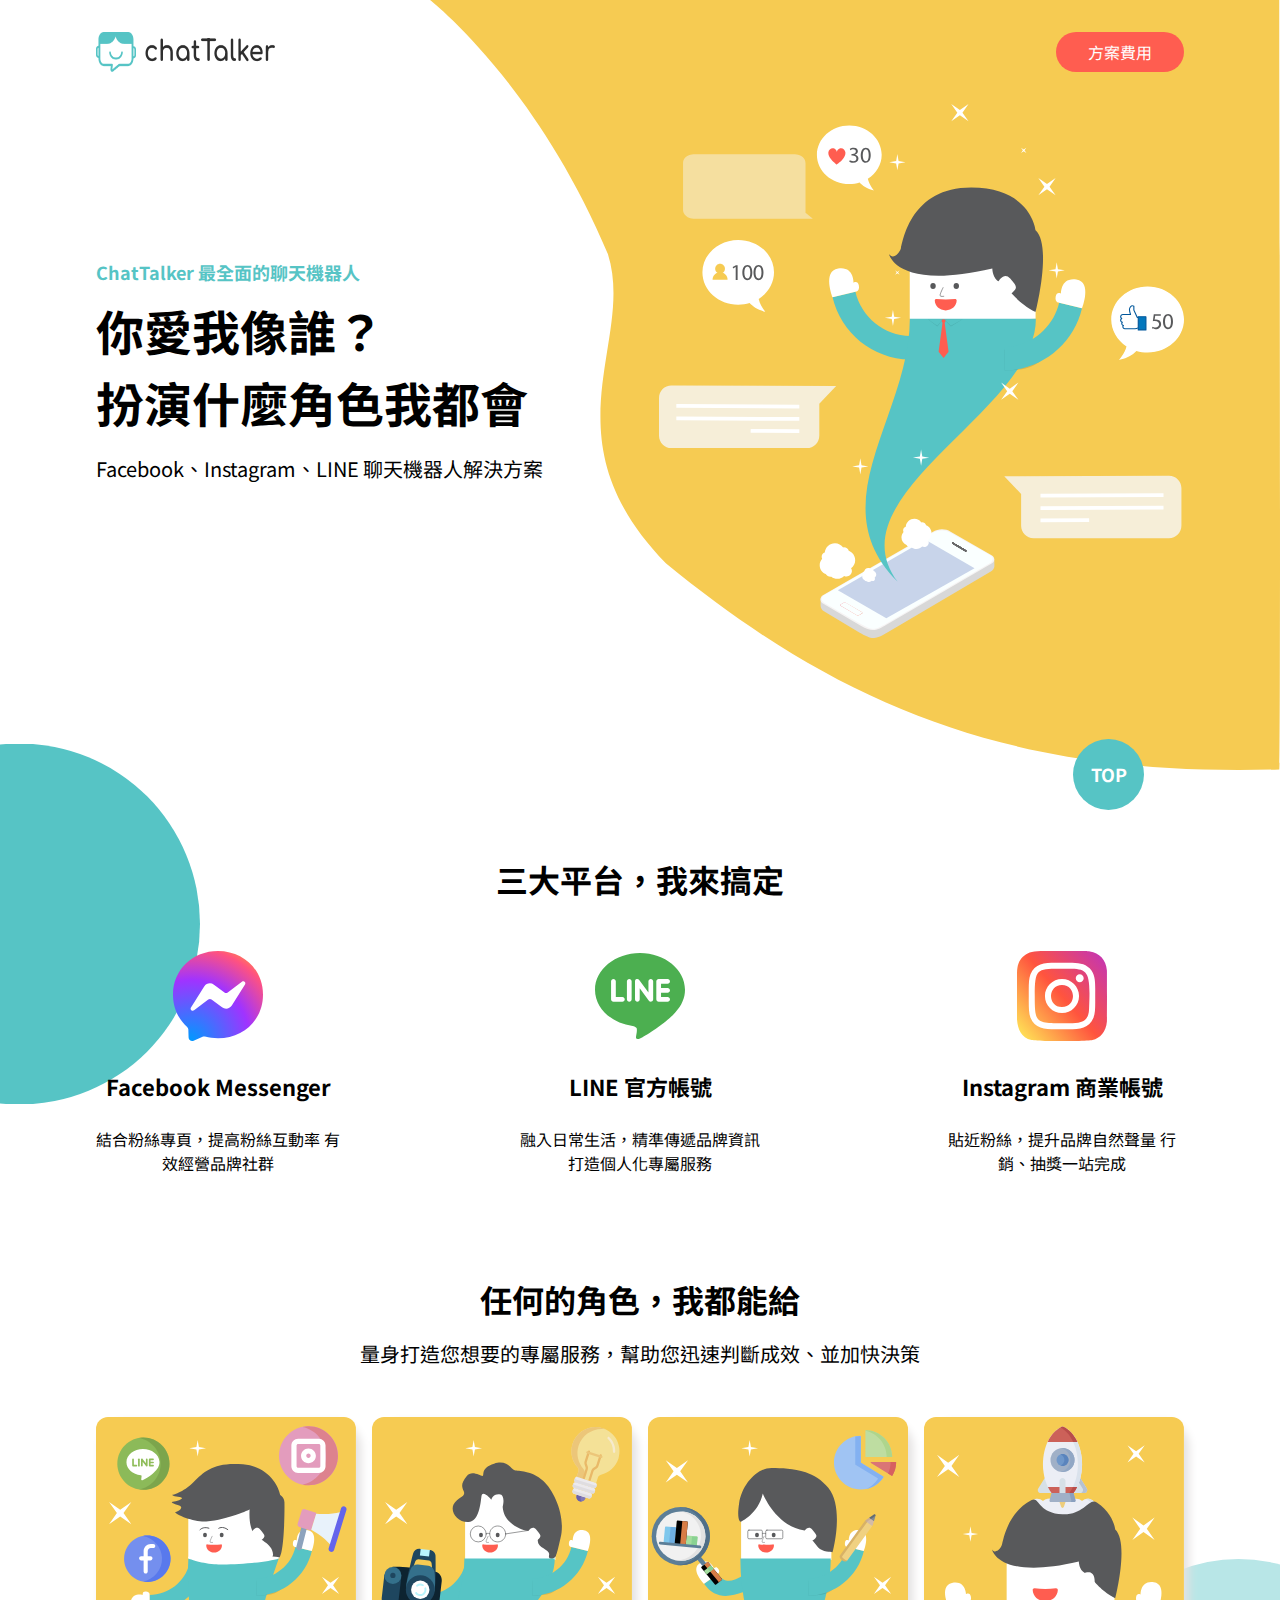
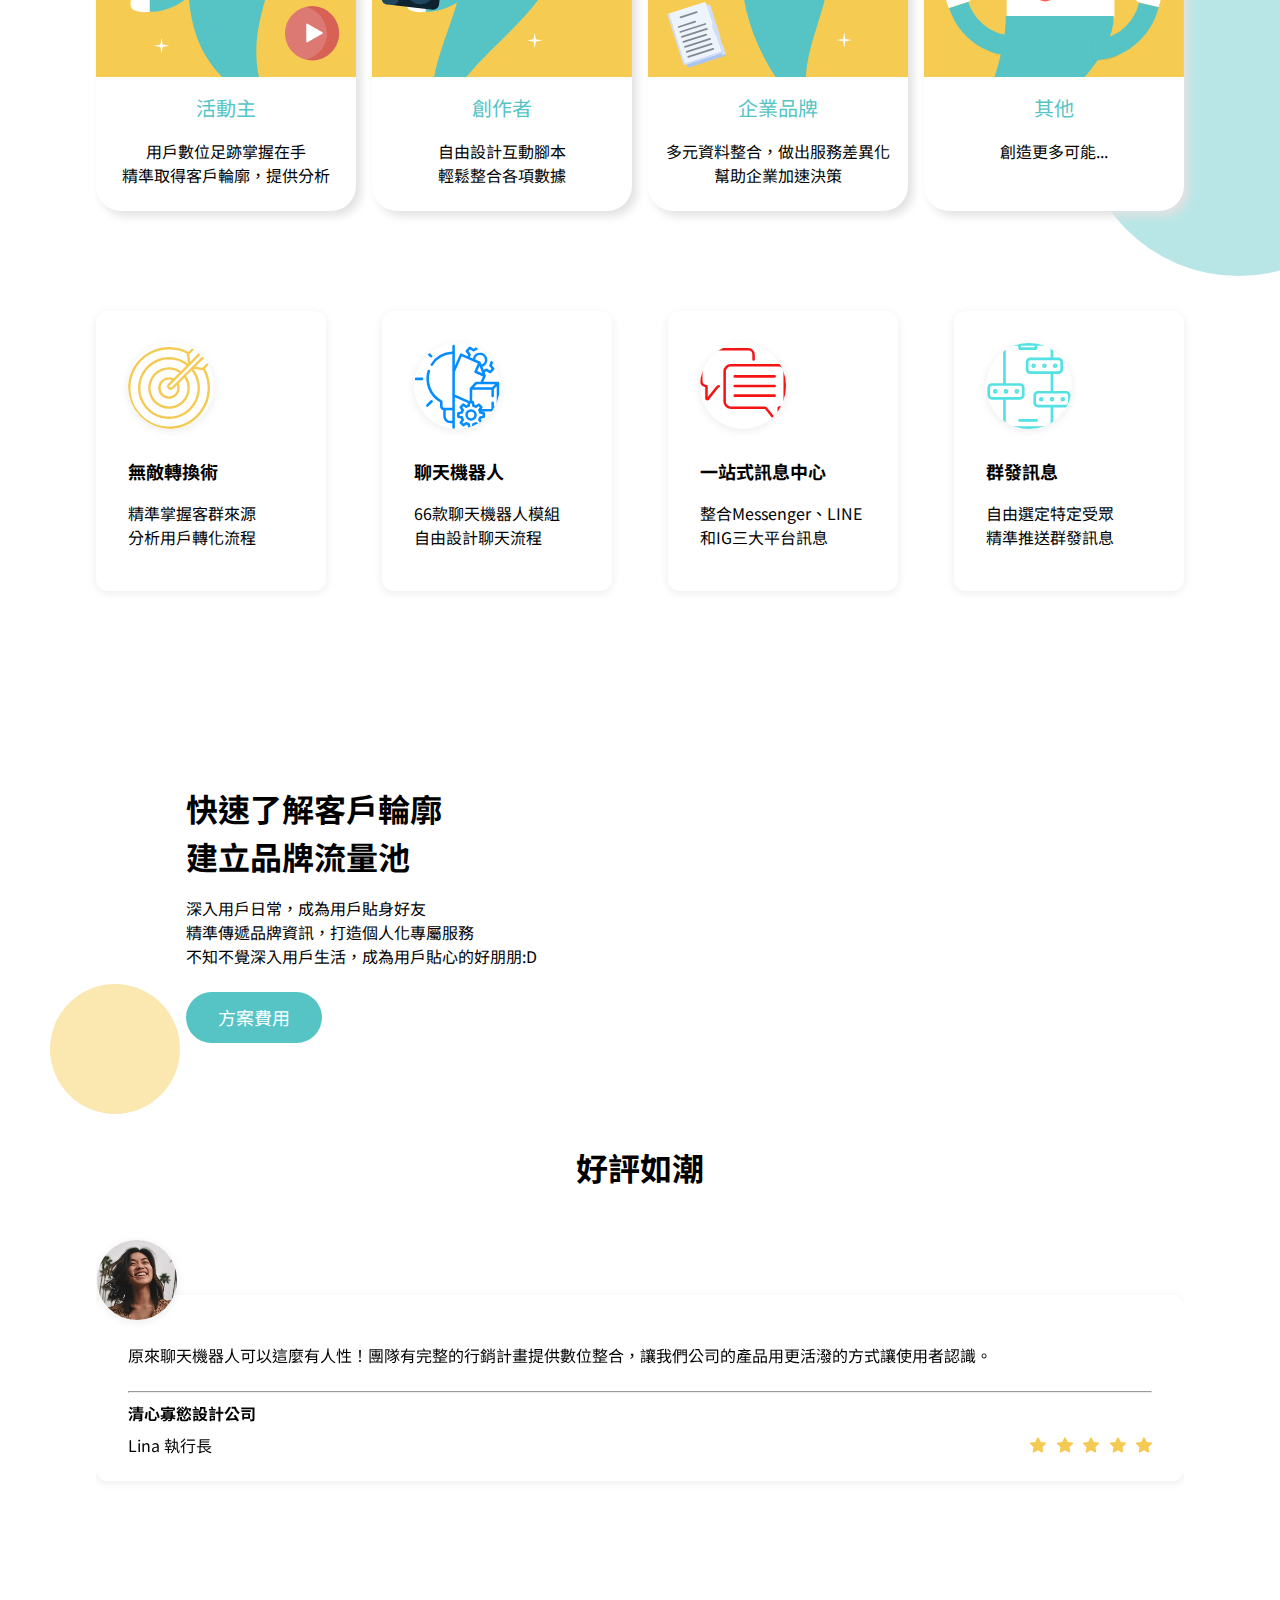
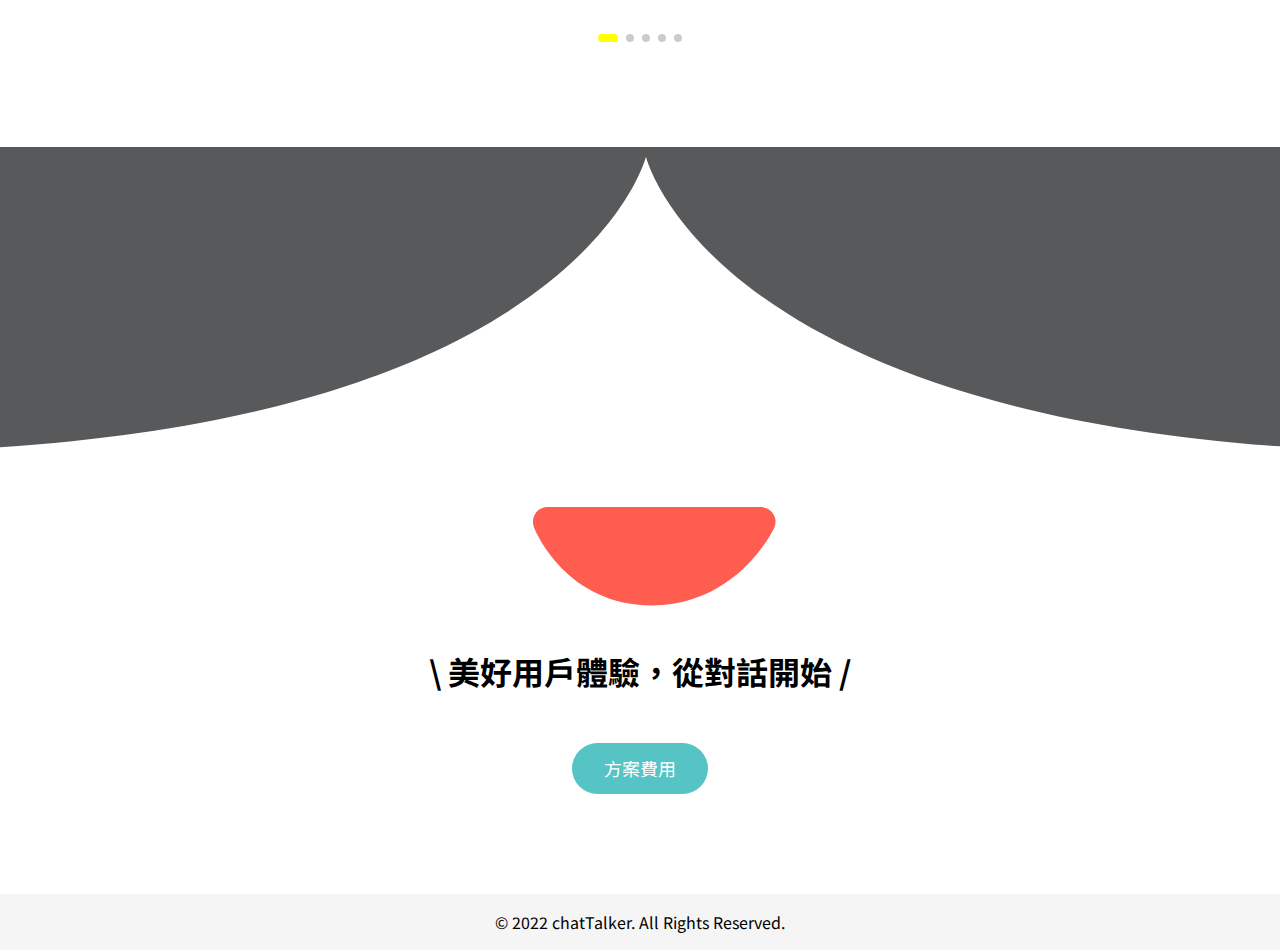
<file: index.html>
<!DOCTYPE html>
<html lang="en">
  <head>
    <meta charset="UTF-8" />
    <meta http-equiv="X-UA-Compatible" content="IE=edge" />
    <meta name="viewport" content="width=device-width, initial-scale=1.0" />
    <title>Hex chatbot</title>
    <link
      href="https://cdn.jsdelivr.net/npm/bootstrap@5.1.1/dist/css/bootstrap.min.css"
      rel="stylesheet"
      integrity="sha384-F3w7mX95PdgyTmZZMECAngseQB83DfGTowi0iMjiWaeVhAn4FJkqJByhZMI3AhiU"
      crossorigin="anonymous"
    />
    <link
      rel="stylesheet"
      href="https://fonts.googleapis.com/css2?family=Comfortaa:wght@300&family=Noto+Sans+TC&family=Wendy+One&display=swap"
    />
    <link rel="preconnect" href="https://fonts.googleapis.com" />
    <link rel="preconnect" href="https://fonts.gstatic.com" crossorigin="" />
    <link
      href="https://fonts.googleapis.com/css2?family=Bebas+Neue&amp;family=Comfortaa&amp;family=Noto+Sans+TC:wght@400;700&amp;family=Wendy+One&amp;display=swap"
      rel="stylesheet"
    />
    <!-- 插件swiper -->
    <link
      rel="stylesheet"
      href="https://unpkg.com/swiper@8/swiper-bundle.min.css"
    />
    <link rel="stylesheet" href="./css/all.css" />
  </head>
  <!-- 黃背景＋球體位置 -->
  <body class="bg-index">
    <!-- <div class="bg-index"></div> -->
    <div class="bg-ball1"></div>
    <div class="bg-ball2"></div>
    <div class="bg-ball3"></div>
    <div class="btn-top"><a href="#">TOP</a></div>

    <div class="wrap">
      <header>
        <div class="container logo d-flex jcsb a-items-c mt-24 mb-24">
          <h1>
            <a href="#"><img src="./images/logo.png" alt="logo" /></a>
          </h1>
          <div class="btn btn-pkg"><a href="./package.html">方案費用</a></div>
        </div>
        <div class="container banner d-flex jcsb a-items-c">
          <div class="banner-info">
            <p class="mb-8">ChatTalker 最全面的聊天機器人</p>
            <h2 class="mb-16">你愛我像誰？ <br />扮演什麼角色我都會</h2>
            <h3>Facebook、Instagram、LINE 聊天機器人解決方案</h3>
          </div>
          <img
            class="header-bg-rob"
            src="./images/bg_home_rob.svg"
            alt="bg-rob"
          />
        </div>
      </header>

      <div class="container">
        <div class="platform mb-100">
          <h3 class="sub-title mb-48">三大平台，我來搞定</h3>
          <ul class="d-flex text-c jcsb">
            <li class="plat-card">
              <img class="mb-24" src="./images/messenger.svg" alt="messenger" />
              <p class="mb-24">Facebook Messenger</p>
              <span>結合粉絲專頁，提高粉絲互動率 有效經營品牌社群</span>
            </li>
            <li class="plat-card">
              <img class="mb-24" src="./images/line.svg" alt="messenger" />
              <p class="mb-24">LINE 官方帳號</p>
              <span>融入日常生活，精準傳遞品牌資訊 打造個人化專屬服務</span>
            </li>
            <li class="plat-card">
              <img class="mb-24" src="./images/instagram.svg" alt="messenger" />
              <p class="mb-24">Instagram 商業帳號</p>
              <span>貼近粉絲，提升品牌自然聲量 行銷、抽獎一站完成</span>
            </li>
          </ul>
        </div>
        <div class="role mb-100">
          <h3 class="sub-title mb-16">任何的角色，我都能給</h3>
          <p class="mb-48">
            量身打造您想要的專屬服務，幫助您迅速判斷成效、並加快決策
          </p>
          <ul class="role-cards d-flex jcsb">
            <li class="role-card">
              <img src="./images/ch01.svg" alt="" />
              <div class="role-info">
                <p>活動主</p>
                <span
                  >用戶數位足跡掌握在手<br />
                  精準取得客戶輪廓，提供分析</span
                >
              </div>
            </li>
            <li class="role-card">
              <img src="./images/ch02.svg" alt="" />
              <div class="role-info">
                <p>創作者</p>
                <span
                  >自由設計互動腳本<br />
                  輕鬆整合各項數據</span
                >
              </div>
            </li>
            <li class="role-card">
              <img src="./images/ch03.svg" alt="picture" />
              <div class="role-info">
                <p>企業品牌</p>
                <span
                  >多元資料整合，做出服務差異化<br />
                  幫助企業加速決策</span
                >
              </div>
            </li>
            <li class="role-card">
              <img src="./images/ch04.svg" alt="" />
              <div class="role-info">
                <p>其他</p>
                <span>創造更多可能...</span>
              </div>
            </li>
          </ul>
        </div>
        <div class="features mb-100">
          <div class="row">
            <div class="col-md-6 col-xs-12 ft-cards">
              <div class="row d-flex jcsb">
                <div class="col-3 ft-card">
                  <img src="./images/icon01.svg" alt="" />
                  <p>無敵轉換術</p>
                  <span>精準掌握客群來源<br />分析用戶轉化流程</span>
                </div>
                <div class="col-3 ft-card">
                  <img src="./images/icon02.svg" alt="" />
                  <p>聊天機器人</p>
                  <span
                    >66款聊天機器人模組<br />
                    自由設計聊天流程</span
                  >
                </div>
                <div class="col-3 ft-card">
                  <img src="./images/icon03.svg" alt="" />
                  <p>一站式訊息中心</p>
                  <span>整合Messenger、LINE<br />和IG三大平台訊息</span>
                </div>
                <div class="col-3 ft-card">
                  <img src="./images/icon04.svg" alt="" />
                  <p>群發訊息</p>
                  <span>自由選定特定受眾 <br />精準推送群發訊息</span>
                </div>
              </div>
            </div>
            <div class="col-md-6 col-xs-12 ft-info">
              <h2>
                快速了解客戶輪廓<br />
                建立品牌流量池
              </h2>
              <p class="mb-24">
                深入用戶日常，成為用戶貼身好友<br />
                精準傳遞品牌資訊，打造個人化專屬服務<br />
                不知不覺深入用戶生活，成為用戶貼心的好朋朋:D
              </p>
              <div class="btn2">方案費用</div>
            </div>
          </div>
        </div>
        <div class="review mb-100 swiper" id="comment-swiper">
          <h2 class="mb-48 text-c">好評如潮</h2>
          <ul class="swiper-wrapper">
            <li class="swiper-slide review-card rwd-card">
              <div class="review-info">
                <img
                  class="user-img"
                  src="./images/user01.jpg"
                  alt="user picture"
                />
                <p class="mb-24">
                  原來聊天機器人可以這麼有人性！團隊有完整的行銷計畫提供數位整合，讓我們公司的產品用更活潑的方式讓使用者認識。
                </p>
                <hr / >
                <div class="user-info">
                  <div class="user-firm mb-8">清心寡慾設計公司</div>
                  <div class="d-flex jcsb a-items-c">
                    <div class="user-name">Lina 執行長</div>
                    <div class="stars d-flex jcsb">
                      <img
                        class="review-star"
                        src="./images/icon_star.svg"
                        alt=""
                      />
                      <img
                        class="review-star"
                        src="./images/icon_star.svg"
                        alt=""
                      />
                      <img
                        class="review-star"
                        src="./images/icon_star.svg"
                        alt=""
                      />
                      <img
                        class="review-star"
                        src="./images/icon_star.svg"
                        alt=""
                      />
                      <img
                        class="review-star"
                        src="./images/icon_star.svg"
                        alt=""
                      />
                    </div>
                  </div>
                </div>
              </div>
            </li>
            <li class="swiper-slide review-card">
              <div class="review-info">
                <img
                  class="user-img"
                  src="./images/user02.jpg"
                  alt="user picture"
                />
                <p class="mb-24">
                  團隊很積極的協助行銷追蹤，針對機器人進行優化，讓我們一個月內提高10000個追蹤者，客戶體驗回饋很正面！
                </p>
                <hr / >
                <div class="user-info">
                  <div class="user-firm mb-8">行銷公司</div>
                  <div class="d-flex jcsb a-items-c">
                    <div class="user-name">Zoe 活動長</div>
                    <div class="stars d-flex jcsb">
                      <img
                        class="review-star"
                        src="./images/icon_star.svg"
                        alt=""
                      />
                      <img
                        class="review-star"
                        src="./images/icon_star.svg"
                        alt=""
                      />
                      <img
                        class="review-star"
                        src="./images/icon_star.svg"
                        alt=""
                      />
                      <img
                        class="review-star"
                        src="./images/icon_star.svg"
                        alt=""
                      />
                      <img
                        class="review-star"
                        src="./images/icon_star.svg"
                        alt=""
                      />
                    </div>
                  </div>
                </div>
              </div>
            </li>
            <li class="swiper-slide review-card">
              <div class="review-info">
                <img
                  class="user-img"
                  src="./images/user03.jpg"
                  alt="user picture"
                />
                <p class="mb-24">
                  經營了好久的IG，一直無法提升粉絲數，和團隊合作後，才知道可以用聊天機器人玩這麼豐富的行銷活動！太讚拉～
                </p>
                <hr / >
                <div class="user-info">
                  <div class="user-firm mb-8">油土伯</div>
                  <div class="d-flex jcsb a-items-c">
                    <div class="user-name">HowBig</div>
                    <div class="stars d-flex jcsb">
                      <img
                        class="review-star"
                        src="./images/icon_star.svg"
                        alt=""
                      />
                      <img
                        class="review-star"
                        src="./images/icon_star.svg"
                        alt=""
                      />
                      <img
                        class="review-star"
                        src="./images/icon_star.svg"
                        alt=""
                      />
                      <img
                        class="review-star"
                        src="./images/icon_star.svg"
                        alt=""
                      />
                      <img
                        class="review-star"
                        src="./images/icon_star.svg"
                        alt=""
                      />
                    </div>
                  </div>
                </div>
              </div>
            </li>
            <li class="swiper-slide review-card">
              <div class="review-info">
                <img
                  class="user-img"
                  src="./images/user01.jpg"
                  alt="user picture"
                />
                <p class="mb-24">
                  原來聊天機器人可以這麼有人性！團隊有完整的行銷計畫提供數位整合，讓我們公司的產品用更活潑的方式讓使用者認識。
                </p>
                <hr / >
                <div class="user-info">
                  <div class="user-firm mb-8">清心寡慾設計公司</div>
                  <div class="d-flex jcsb a-items-c">
                    <div class="user-name">Lina 執行長</div>
                    <div class="stars d-flex jcsb">
                      <img
                        class="review-star"
                        src="./images/icon_star.svg"
                        alt=""
                      />
                      <img
                        class="review-star"
                        src="./images/icon_star.svg"
                        alt=""
                      />
                      <img
                        class="review-star"
                        src="./images/icon_star.svg"
                        alt=""
                      />
                      <img
                        class="review-star"
                        src="./images/icon_star.svg"
                        alt=""
                      />
                      <img
                        class="review-star"
                        src="./images/icon_star.svg"
                        alt=""
                      />
                    </div>
                  </div>
                </div>
              </div>
            </li>
            <li class="swiper-slide review-card">
              <div class="review-info">
                <img
                  class="user-img"
                  src="./images/user01.jpg"
                  alt="user picture"
                />
                <p class="mb-24">
                  原來聊天機器人可以這麼有人性！團隊有完整的行銷計畫提供數位整合，讓我們公司的產品用更活潑的方式讓使用者認識。
                </p>
                <hr / >
                <div class="user-info">
                  <div class="user-firm mb-8">清心寡慾設計公司</div>
                  <div class="d-flex jcsb a-items-c">
                    <div class="user-name">Lina 執行長</div>
                    <div class="stars d-flex jcsb">
                      <img
                        class="review-star"
                        src="./images/icon_star.svg"
                        alt=""
                      />
                      <img
                        class="review-star"
                        src="./images/icon_star.svg"
                        alt=""
                      />
                      <img
                        class="review-star"
                        src="./images/icon_star.svg"
                        alt=""
                      />
                      <img
                        class="review-star"
                        src="./images/icon_star.svg"
                        alt=""
                      />
                      <img
                        class="review-star"
                        src="./images/icon_star.svg"
                        alt=""
                      />
                    </div>
                  </div>
                </div>
              </div>
            </li>
          </ul>
          <!-- Add Pagination -->
          <div class="swiper-pagination"></div>
        </div>
      </div>
      <!-- review 結束 -->
      <!-- footer -->
      <div class="footer-banner">
        <div class="container footer-text d-flex flex-column a-items-c">
          <h2 class="mb-48">\ 美好用戶體驗，從對話開始 /</h2>
          <a class="btn2 text-c" href="./package.html">方案費用</a>
        </div>
        <div class="footer text-c ptb-16">
          © 2022 chatTalker. All Rights Reserved.
        </div>
      </div>
    </div>

    <script src="https://code.jquery.com/jquery-3.6.0.min.js"></script>
    <script src="https://unpkg.com/swiper@8/swiper-bundle.min.js"></script>
    <script src="./all.js"></script>
  </body>
</html>
</file>
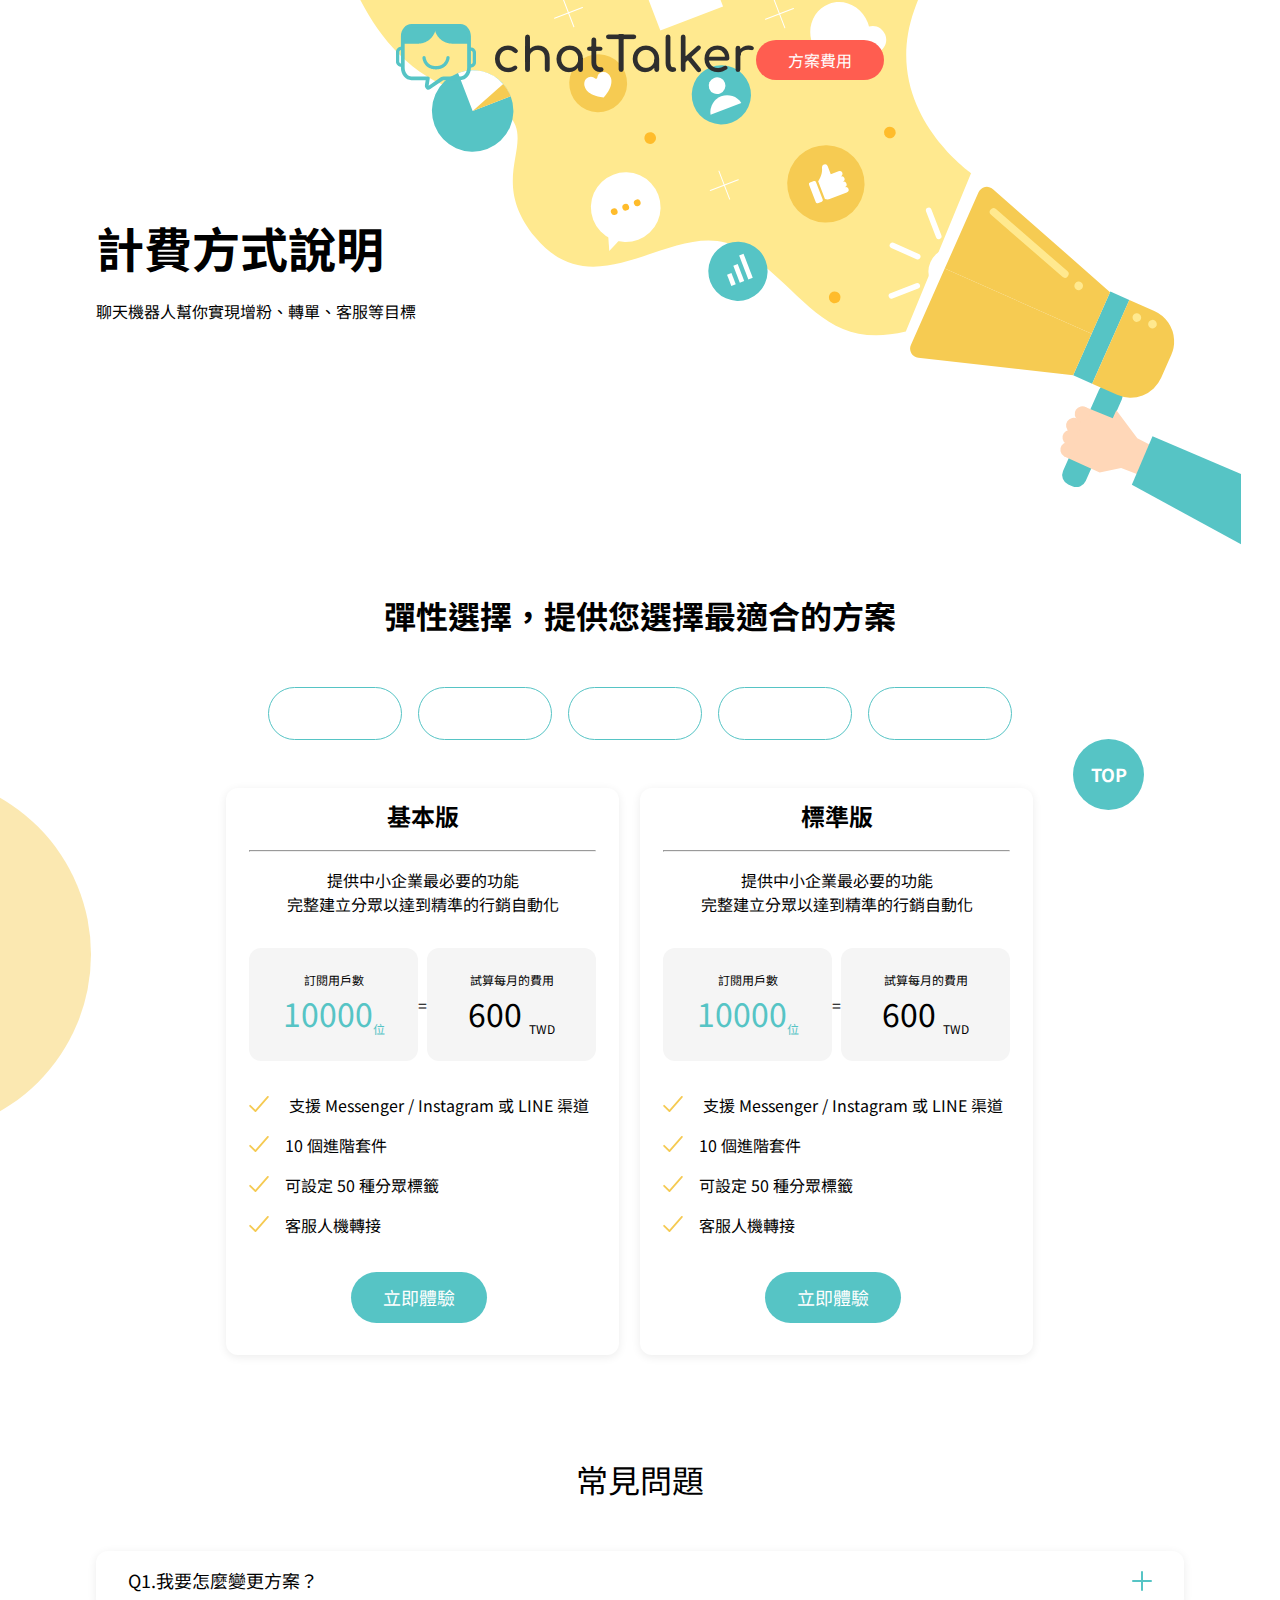
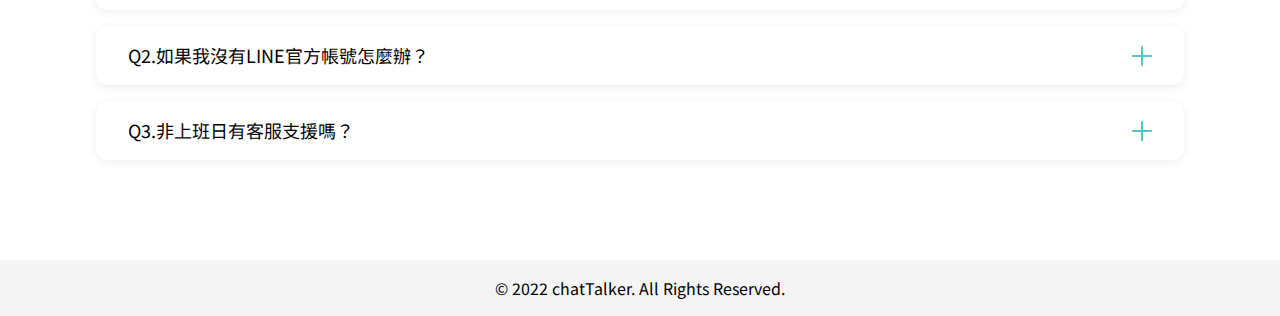
<file: package.html>
<!DOCTYPE html>
<html lang="en">
  <head>
    <meta charset="UTF-8" />
    <meta http-equiv="X-UA-Compatible" content="IE=edge" />
    <meta name="viewport" content="width=device-width, initial-scale=1.0" />
    <title>Package details</title>
    <!-- Bootstrap link -->
    <link
      href="https://cdn.jsdelivr.net/npm/bootstrap@5.1.1/dist/css/bootstrap.min.css"
      rel="stylesheet"
      integrity="sha384-F3w7mX95PdgyTmZZMECAngseQB83DfGTowi0iMjiWaeVhAn4FJkqJByhZMI3AhiU"
      crossorigin="anonymous"
    />
    <!-- google font link -->
    <link
      rel="stylesheet"
      href="https://fonts.googleapis.com/css2?family=Comfortaa:wght@300&family=Noto+Sans+TC&family=Wendy+One&display=swap"
    />
    <link rel="preconnect" href="https://fonts.googleapis.com" />
    <link rel="preconnect" href="https://fonts.gstatic.com" crossorigin="" />
    <link
      href="https://fonts.googleapis.com/css2?family=Bebas+Neue&amp;family=Comfortaa&amp;family=Noto+Sans+TC:wght@400;700&amp;family=Wendy+One&amp;display=swap"
      rel="stylesheet"
    />
    <!-- 自訂css -->
    <link rel="stylesheet" href="./css/all.css" />
  </head>

  <body class="bg-index-pkg">
    <div class="pkg_bg-ball3"></div>
     <!-- btn-top -->
    <div class="btn-top"><a href="#">TOP</a></div>

    <div class="wrap">
      <!-- logo banner -->
      <header>
        <div class="container d-flex logo a-items-c jcsb">
          <div class="container logo d-flex jcsb a-items-c mt-24 mb-24">
            <h1>
              <a href="#"><img src="./images/logo.png" alt="logo" /></a>
            </h1>
            <div class="btn btn-pkg"><a href="./package.html">方案費用</a>
            </div>
          </div>
        </div>
        
        <!-- banner -->
        <div class="container banner-text">
          <h2>計費方式說明</h2>
          <p>聊天機器人幫你實現增粉、轉單、客服等目標</p>
        </div>
      </header>
      <div class="container pkg mb-100">
           <h2>彈性選擇，提供您選擇最適合的方案</h2>
           <ul class="pkg-items d-flex mb-48 jcc">
               <li class="pkg-item mr-16 10th"><a>10000位</a></li>
               <li class="pkg-item mr-16 15th"><a>15000位</a></li>
               <li class="pkg-item mr-16 20th"><a>20000位</a></li>
               <li class="pkg-item mr-16 25th"><a>25000位</a></li>
               <li class="pkg-item m25th"><a>>25000位</a></li>
           </ul>
           <ul class="pkg-cards d-flex jcc">
               <li class="pkg-card"> 
                      <div class="card-title">
                           <h3 class="text-c mb-16">基本版</h3>
                           <hr />
                           <p class="text-c mb-32 mt-16">
                              提供中小企業最必要的功能<br />
                              完整建立分眾以達到精準的行銷自動化
                           </p>
                      </div>
                      <div class="pkg-body">
                            <div class="pkgNo d-flex jcsb mb-32 a-items-c">
                                 <div class="userNo d-flex flex-column a-items-c">
                                    <small>訂閱用戶數</small>
                                     <span class="user-number">10000<sub>位</sub></span>
                                  </div>
                                  <span class="total">=</span>
                                  <div class="userNo d-flex flex-column a-items-c">
                                      <small>試算每月的費用</small>
                                       <span  class="basic-m">600 <sub>TWD</sub></span>
                                  </div>
                            </div>
                            <ul class="pkg-info">
                               <li class="mb-16">
                                 <a href="#">
                                   <img
                                   class="check"
                                   src="./images/icon_check.svg"
                                   alt="check"
                                   />
                                 支援 Messenger / Instagram 或 LINE 渠道
                                </a>
                               </li>
                              <li class="mb-16">
                                   <a href="#"
                                     ><img  class="check" src="./images/icon_check.svg" alt="check" />10
                                     個進階套件</a
                                   >
                              </li>
                              <li class="mb-16">
                                  <a  href="#"
                                    ><img  class="check"src="./images/icon_check.svg" alt="check" />可設定 50
                                    種分眾標籤</a
                                  >
                              </li>
                               <li>
                                  <a href="#" >
                                       <img  class="check" src="./images/icon_check.svg" alt="check"/>客服人機轉接</a>
                                      </a>
                                      </li>
                            </ul>
                            <div class="btn btn2 btn-try">立即體驗</div>
                      </div>
               </li>  
               <li class="pkg-card">
                  <div class="card-title">
                           <h3 class="text-c mb-16">標準版</h3>
                           <hr />
                           <p class="mt-16 text-c mb-32">
                             提供中小企業最必要的功能<br />
                             完整建立分眾以達到精準的行銷自動化
                           </p>
                       </div>
                  <div class="pkg-body">
                            <div class="pkgNo d-flex jcsb mb-32 a-items-c">
                                 <div class="userNo d-flex flex-column a-items-c">
                                     <small>訂閱用戶數</small>
                                      <span class="user-number">10000<sub>位</sub></span>
                                 </div>
                                 <span class="total">=</span>
                                 <div class="userNo d-flex flex-column a-items-c">
                                 <small>試算每月的費用</small>
                                 <span class=" stand-m">600 <sub>TWD</sub></span>
                                </div>
                            </div>
                            <ul class="pkg-info">
                              <li class="mb-16">
                                <a href="#">
                                  <img
                                    class="check"
                                    src="./images/icon_check.svg"
                                    alt="check"
                                  />
                                  支援 Messenger / Instagram 或 LINE 渠道
                                </a>
                              </li>
                              <li class="mb-16">
                                <a href="#"
                                  ><img class="check" src="./images/icon_check.svg" alt="check" />10
                                  個進階套件</a
                                >
                              </li>
                              <li class="mb-16">
                                <a href="#"
                                  ><img class="check" src="./images/icon_check.svg" alt="check" />可設定 50
                                  種分眾標籤</a
                                >
                              </li>
                              <li>
                                <a href="#" >
                                    <img class="check" src="./images/icon_check.svg" alt="check"/>客服人機轉接</a>
                                  </a></li>
                             </ul>
                            <div class="btn btn2 btn-try">立即體驗</div>
                       </div>
               </li>
           </ul>
      </div>
      <!-- Q&A -->
      <div class="container">
          <div class="faq mb-100">
             <h3 class="mb-48">常見問題</h3>
             <ul>
                 <li class="faq_title">
                    <a class=" d-flex jcsb a-items-c">
                      <h4>Q1.我要怎麼變更方案？</h4>
                       <img class="open" src="./images/icon_plus.svg" alt="open">
                       <img class="close" src="./images/icon_minus.svg" alt="close">
                    </a>
                    <p class="ans">請聯絡您的業務專員修改訂閱方案，我們將為您進行變更流程。</p>
                 </li>
                 <li class="faq_title">
                  <a class=" d-flex jcsb a-items-c">
                    <h4>Q2.如果我沒有LINE官方帳號怎麼辦？</h4>
                    <img class="open" src="./images/icon_plus.svg" alt="open">
                    <img class="close" src="./images/icon_minus.svg" alt="close">
                  </a>
                  <p class="ans">沒關係的，只要您是我們任何一個方案的夥伴，我們的專員可以協助辦理哦！
                  </p>
               </li>
               <li class="faq_title">
                <a class=" d-flex jcsb a-items-c">
                  <h4>Q3.非上班日有客服支援嗎？</h4>
                  <img class="open" src="./images/icon_plus.svg" alt="open">
                  <img class="close" src="./images/icon_minus.svg" alt="close">
                </a>
                <p class="ans">當然哦！我們錢都收了，不會拋棄你的！ 請您直接來我們公司，我們假日也都在辦公室。</p>
             </li>
                
             </ul>
              
                
          </div>
      </div>
    
    <footer>
      <div class="footer">© 2022 chatTalker. All Rights Reserved.</div>
     </footer>
    </div>
 
   <script src="https://code.jquery.com/jquery-3.6.0.min.js"></script>
   <script src="https://unpkg.com/swiper@8/swiper-bundle.min.js"></script>
   <script src="./all.js"></script>
  </body>
</html>
</file>
<file: css/all.css>
@charset "UTF-8";
/* http://meyerweb.com/eric/tools/css/reset/ 
   v2.0 | 20110126
   License: none (public domain)
*/
html, body, div, span, applet, object, iframe,
h1, h2, h3, h4, h5, h6, p, blockquote, pre,
a, abbr, acronym, address, big, cite, code,
del, dfn, em, img, ins, kbd, q, s, samp,
small, strike, strong, sub, sup, tt, var,
b, u, i, center,
dl, dt, dd, ol, ul, li,
fieldset, form, label, legend,
table, caption, tbody, tfoot, thead, tr, th, td,
article, aside, canvas, details, embed,
figure, figcaption, footer, header, hgroup,
menu, nav, output, ruby, section, summary,
time, mark, audio, video {
  margin: 0;
  padding: 0;
  border: 0;
  font-size: 100%;
  font: inherit;
  vertical-align: baseline;
}

/* HTML5 display-role reset for older browsers */
article, aside, details, figcaption, figure,
footer, header, hgroup, menu, nav, section {
  display: block;
}

body {
  line-height: 1;
}

ol, ul {
  list-style: none;
  padding: 0;
}

blockquote, q {
  quotes: none;
}

blockquote:before, blockquote:after,
q:before, q:after {
  content: "";
  content: none;
}

table {
  border-collapse: collapse;
  border-spacing: 0;
}

*, ::before, *::after {
  box-sizing: border-box;
  font-size: 16px;
}

body {
  line-height: 1.5;
  font-family: "Noto Sans TC";
}

/* rwd img css reset */
/* 防止產生X軸 */
/*建議外容器尺寸 置中*/
.wrap {
  max-width: 1400px;
  height: 100vh;
  margin: 0 auto;
  position: relative;
}

.container {
  max-width: 1120px;
  margin: 0 auto;
  padding-left: 16px;
  padding-right: 16px;
}

img {
  max-width: 100%;
  height: auto;
}

sub {
  vertical-align: sub;
}

a {
  text-decoration: none;
  color: white;
}

.btn {
  width: 128px;
  border-radius: 22px;
  text-align: center;
  padding-top: 8px;
  padding-bottom: 8px;
  cursor: pointer;
}
.btn:hover {
  opacity: 0.8;
}

.btn2 {
  border-radius: 27px;
  padding-top: 12px;
  padding-bottom: 12px;
  text-align: center;
  width: 136px;
  background-color: #56c4c5;
  color: #ffffff;
  font-size: 18px;
}

.btn-pkg {
  color: #ffffff;
  background-color: #ff5d50;
  margin-top: 8px;
  margin-bottom: 8px;
}

pz-ab {
  position: absolute;
}

.d-no {
  display: none;
}

.d-flex {
  display: flex;
}

.flex-wrap {
  flex-wrap: wrap;
}

.jcsb {
  justify-content: space-between;
}

.jcse {
  justify-content: space-evenly;
}

.jcc {
  justify-content: center;
}

.jcfe {
  justify-content: flex-end;
}

.flex-column {
  flex-direction: column;
}

.a-items-c {
  align-items: center;
}

.text-c {
  text-align: center;
}

.px-8 {
  padding-right: 8px;
  padding-left: 8px;
}

.px-16 {
  padding-right: 16px;
  padding-left: 16px;
}

.ptb-16 {
  padding-top: 16px;
  padding-bottom: 16px;
}

.ptb-24 {
  padding-top: 24px;
  padding-bottom: 24px;
}

.py-16 {
  padding-top: 16px;
  padding-bottom: 16px;
}

.py-24 {
  padding-top: 24px;
  padding-bottom: 24px;
}

.p-32 {
  padding: 32px;
}

.pb-3 {
  padding-bottom: 24px;
}

.mb-280 {
  margin-bottom: 280px;
}

.mb-217 {
  margin-bottom: 217px;
}

.mb-134 {
  margin-bottom: 134px;
}

.mb-116 {
  margin-bottom: 116px;
}

.mb-104 {
  margin-bottom: 104px;
}

.mb-100 {
  margin-bottom: 100px;
}

.mb-92 {
  margin-bottom: 92px;
}

.mb-94 {
  margin-bottom: 94px;
}

.mb-48 {
  margin-bottom: 48px;
}

.mb-32 {
  margin-bottom: 32px;
}

.mb-30 {
  margin-bottom: 30px;
}

.mb-28 {
  margin-bottom: 28px;
}

.mb-24 {
  margin-bottom: 24px;
}

.mb-16 {
  margin-bottom: 16px;
}

.mb-8 {
  margin-bottom: 8px;
}

.mt-16 {
  margin-top: 16px;
}

.mt-24 {
  margin-top: 24px;
}

.mt-32 {
  margin-top: 32px;
}

.mt-260 {
  margin-top: 260px;
}

.mx-21 {
  margin-right: 21px;
  margin-left: 21px;
}

.mr-2 {
  margin-right: 16px;
}

.mr-8 {
  margin-right: 8px;
}

.mr-13 {
  margin-right: 13px;
}

.mr-16 {
  margin-right: 16px;
}

.mr-84 {
  margin-right: 84px;
}

.mr-149 {
  margin-right: 149px;
}

.ml-89 {
  margin-left: 89px;
}

.ml-159 {
  margin-left: 159px;
}

.sub-title {
  font-size: 32px;
  font-weight: bold;
  text-align: center;
}

body {
  position: relative;
}
body .bg-ball1 {
  background-image: url(../images/ball01.svg);
  background-repeat: no-repeat;
  width: 200px;
  height: 360px;
  background-position: right;
  position: absolute;
  top: calc(100vh - 180px);
  z-index: -999;
}
@media (max-width: 375px) {
  body .bg-ball1 {
    top: 850px;
    width: 60px;
    height: 200px;
    background-size: 188px;
  }
}
body .bg-ball2 {
  background-image: url(../images/ball02.svg);
  background-repeat: no-repeat;
  width: 200px;
  height: 360px;
  position: absolute;
  right: 0;
  top: 1535px;
  z-index: -999;
}
@media (max-width: 375px) {
  body .bg-ball2 {
    top: 3350px;
    width: 129px;
    height: 225px;
    background-size: 170px;
  }
}
body .bg-ball3 {
  background-image: url(../images/ball03.svg);
  background-repeat: no-repeat;
  width: 150px;
  height: 150px;
  position: absolute;
  left: 50px;
  top: 2560px;
  background-size: 130px;
  z-index: -999;
}
@media (max-width: 375px) {
  body .bg-ball3 {
    top: 5142px;
    left: 0;
    width: 77px;
    height: 153px;
    background-position: right;
  }
}
body .btn-top {
  position: fixed;
  right: 136px;
  bottom: 10%;
  z-index: 3;
}
@media (max-width: 375px) {
  body .btn-top {
    right: 500px;
    bottom: 100px;
  }
}
body .btn-top a {
  display: block;
  width: 71px;
  height: 71px;
  border-radius: 50%;
  background-color: #56c4c5;
  font-size: 18px;
  padding-top: 30;
}
@media (max-width: 375px) {
  body .btn-top a {
    width: 50px;
    height: 50px;
    font-size: 14px;
  }
}

.bg-index {
  width: 100vh;
  background-image: url(../images/bg_home.svg);
  background-repeat: no-repeat;
  background-position: top right;
  width: 100%;
  height: 768px;
  top: 0;
}
.bg-index .logo img {
  width: 180px;
  height: 40px;
  vertical-align: middle;
}
.bg-index .banner {
  margin-bottom: 217px;
}
.bg-index .banner .banner-info p {
  font-size: 18px;
  color: #56c4c5;
  font-weight: bold;
}
.bg-index .banner .banner-info h2 {
  font-size: 48px;
  font-weight: bold;
}
.bg-index .banner .banner-info h3 {
  font-size: 20px;
}
.bg-index .banner .header-bg-rob {
  max-width: 532px;
  height: 534px;
}

@media (max-width: 375px) {
  .bg-index {
    background-image: url(../images/bg_home_sm.svg);
    background-repeat: no-repeat;
    background-position: 0 320px;
    background-size: 400px 300px;
  }
  .bg-index .logo {
    margin-top: 16px;
    margin-bottom: 16px;
  }
  .bg-index .logo img {
    width: 130px;
    height: 24px;
  }
  .bg-index .banner {
    margin-bottom: 60px;
    flex-direction: column;
    width: 33.33%;
  }
  .bg-index .banner .banner-info {
    width: 300px;
    margin-bottom: 32px;
  }
  .bg-index .banner .banner-info p {
    font-size: 16px;
  }
  .bg-index .banner .banner-info h2 {
    font-size: 32px;
  }
  .bg-index .banner .banner-info h3 {
    font-size: 16px;
  }
  .bg-index .banner .header-bg-rob {
    width: 304px;
    height: 305px;
  }
}
.platform .plat-card {
  width: 244px;
}
.platform .plat-card img {
  width: 90px;
  height: 90px;
}
.platform .plat-card p {
  font-size: 22px;
  font-weight: bold;
}

@media (max-width: 375px) {
  .platform {
    margin-bottom: 60px;
  }
  .platform .sub-title {
    margin-bottom: 32px;
  }
  .platform ul {
    flex-direction: column;
  }
  .platform ul .plat-card {
    width: 100%;
    display: flex;
    flex-direction: column;
    align-items: center;
    margin-bottom: 24px;
  }
  .platform ul .plat-card img {
    width: 90px;
    height: 90px;
    margin-bottom: 16px;
  }
  .platform ul .plat-card p {
    margin-bottom: 16px;
    font-size: 24px;
    font-weight: bold;
  }
  .platform ul .plat-card span {
    color: #747474;
  }
}
.role .sub-title {
  font-size: 32px;
  font-weight: bold;
}
.role p {
  font-size: 20px;
  text-align: center;
}
.role .role-card {
  background-color: #fff;
  width: 260px;
  text-align: center;
  border-radius: 25px;
  box-shadow: 5px 5px 10px rgb(227, 225, 225);
}
.role .role-card img {
  border-radius: 12px 12px 0 0;
  vertical-align: middle;
}
.role .role-card .role-info {
  margin-bottom: 24px;
}
.role .role-card .role-info p {
  color: #56c4c5;
  padding-top: 16px;
  padding-bottom: 16px;
}

@media (max-width: 375px) {
  .role .sub-title {
    font-size: 28px;
    margin-bottom: 16px;
  }
  .role p {
    font-size: 18px;
  }
  .role .role-cards {
    flex-direction: column;
    align-items: center;
  }
  .role .role-card {
    margin-bottom: 24px;
  }
}
.features .ft-card {
  width: 230px;
  height: 280px;
  padding: 32px 32px 48px 32px;
  box-shadow: 0px 2px 10px rgba(0, 0, 0, 0.0784313725);
  border-radius: 12px;
  margin-bottom: 28px;
}
.features .ft-card img {
  width: 86px;
  height: 86px;
  border-radius: 50%;
  box-shadow: 0 2px 10px rgba(0, 0, 0, 0.0784313725);
  margin-bottom: 24px;
}
.features .ft-card p {
  font-size: 18px;
  font-weight: bold;
  margin-bottom: 16px;
}
.features .ft-info {
  width: 395px;
  margin-top: 165px;
  margin-left: 90px;
}
.features .ft-info h2 {
  font-size: 32px;
  font-weight: bold;
  margin-bottom: 16px;
}
.features .ft-info span {
  margin-bottom: 24px;
}

@media (max-width: 375px) {
  .features {
    margin-bottom: 60px;
  }
  .features .row {
    flex-direction: column-reverse;
  }
  .features .row .ft-info {
    text-align: center;
    margin: 0 20px 32px 20px;
  }
  .features .row .ft-info h2 {
    font-size: 28px;
  }
  .features .row .ft-info p {
    font-size: 16px;
    margin-bottom: 16px;
  }
  .features .btn2 {
    margin-left: 100px;
    margin-right: 100px;
    margin-bottom: 32px;
  }

  .ft-cards {
    align-items: center;
  }
  .ft-cards .row {
    margin: 0 52px 24px 52px;
  }
  .ft-cards .row .ft-card {
    margin-left: 22px;
    margin-bottom: 24px;
  }
  .ft-cards .row .ft-card img {
    width: 86px;
    height: 86px;
  }
  .ft-cards .row .ft-card p {
    margin-bottom: 20px;
  }
  .ft-cards .row .ft-card span {
    font-size: 16px;
  }
}
.review {
  /* 將底部 pagination 分頁的 active 狀態改為想要的樣式 */
  /* 讓分頁圓點移至下方 */
}
.review h2 {
  font-size: 32px;
  font-weight: bold;
}
.review ul .review-card {
  width: 353px;
  height: 304px;
  margin-top: 56px;
  margin-right: 16px;
}
.review ul .review-card .review-info {
  position: relative;
  padding: 48px 32px 24px 32px;
  border-radius: 12px;
  box-shadow: 0 2px 10px rgba(0, 0, 0, 0.0784313725);
}
.review ul .review-card .review-info .user-img {
  position: absolute;
  width: 80px;
  height: 80px;
  border-radius: 50%;
  box-shadow: 0 2px 10px rgba(0, 0, 0, 0.0784313725);
  top: -55px;
  left: 1px;
}
.review ul .review-card .review-info hr {
  color: #DDDDDD;
  margin-bottom: 24;
}
.review ul .review-card .review-info .user-firm {
  font-weight: bold;
}
.review ul .review-card .review-info .stars {
  width: 122px;
  height: 16px;
}
.review ul .review-card .review-info .stars .review-star {
  width: 16px;
  height: 16px;
}
.review .swiper-pagination-bullet-active {
  width: 20px;
  border-radius: 8px;
  background-color: yellow;
}
.review .swiper-pagination {
  position: static;
  margin-top: 24px;
}

@media (max-width: 375px) {
  .review {
    margin-bottom: 60px;
  }
  .review h2 {
    font-size: 28px;
    margin-bottom: 32px;
  }
  .review ul .review-card {
    padding: auto;
    margin-left: 13px;
    margin-right: 20px;
    margin-bottom: 24px;
  }
  .review ul .review-card .rwd-card {
    max-width: 335px;
  }
  .review ul .review-card .review-info {
    padding-left: 16px;
    padding-right: 16px;
  }
  .review ul .review-card .review-info hr {
    margin-bottom: 16px;
  }
}
.footer-banner {
  background-image: url(../images/home_footer.svg);
  background-size: cover;
  background-repeat: no-repeat;
  background-position: bottom center;
  margin-top: 100px;
}
.footer-banner .footer-text {
  padding-top: 500px;
}
.footer-banner .footer-text h2 {
  font-size: 32px;
  font-weight: bold;
}
.footer-banner .footer-text a {
  margin-bottom: 100px;
}

@media (max-width: 375px) {
  .footer-banner {
    height: 461px;
    margin-top: 0;
  }
  .footer-banner .footer-text {
    padding-top: 300px;
  }
  .footer-banner .footer-text h2 {
    font-size: 24px;
    margin-bottom: 24px;
  }
}
.footer {
  background: #F5F5F5;
}

.bg-index-pkg {
  position: relative;
  background-image: url(../images/banner.svg);
  background-repeat: no-repeat;
  background-position: 90% 0;
}
.bg-index-pkg .pkg_bg-ball3 {
  background-image: url(../images/ball03.svg);
  background-repeat: no-repeat;
  width: 361px;
  height: 361px;
  position: absolute;
  top: 774px;
  background-position: -270px;
  background-size: cover;
  z-index: -999;
}
@media (max-width: 376px) {
  .bg-index-pkg .pkg_bg-ball3 {
    width: 260px;
    height: 300px;
    top: 1320px;
    background-position: -174px;
    background-size: 280px;
  }
}
@media (max-width: 375px) {
  .bg-index-pkg {
    background-image: url(../images/banner_sm.svg);
    background-position: 0 100px;
  }
}

header {
  margin-bottom: 100px;
}
header .banner-text {
  height: 280px;
  margin-top: 92px;
}
header .banner-text h2 {
  font-size: 48px;
  font-weight: bold;
  margin-bottom: 16px;
}

@media (max-width: 375px) {
  header {
    margin-bottom: 60px;
    padding-bottom: 8px;
  }
  header img {
    width: 130px;
    height: 24px;
  }
  header .banner-text {
    margin-top: 48px;
    height: 430px;
  }
  header .banner-text h2 {
    font-size: 32px;
  }
}
.pkg h2 {
  font-size: 32px;
  font-weight: bold;
  margin-bottom: 48px;
  text-align: center;
}
.pkg .pkg-item {
  border-radius: 27px;
  padding: 12px 32px;
  color: #56c4c5;
  border: 1px solid #56c4c5;
}
.pkg .pkg-item:hover {
  background-color: #56c4c5;
  color: white;
}
.pkg .pkg-item a {
  font-size: 18px;
}
.pkg .pkg-cards .pkg-card {
  max-width: 44%;
  border-radius: 12px;
  box-shadow: 0 2px 10px rgba(0, 0, 0, 0.0784313725);
  padding: 10px 23px 0 23px;
  margin-right: 21px;
}
.pkg .pkg-cards .pkg-card h3 {
  font-size: 24px;
  font-weight: bold;
}
.pkg .pkg-cards .pkg-card .pkgNo .userNo {
  background-color: #f5f5f5;
  width: 169px;
  border-radius: 12px;
  padding: 23px 32px;
}
.pkg .pkg-cards .pkg-card .pkgNo .userNo small {
  font-size: 12px;
}
.pkg .pkg-cards .pkg-card .pkgNo .userNo .user-number {
  font-size: 32px;
  color: #56c4c5;
}
.pkg .pkg-cards .pkg-card .pkgNo .userNo .user-number sub {
  font-size: 12px;
}
.pkg .pkg-cards .pkg-card .pkgNo .userNo .total {
  font-size: 29px;
  color: #000;
}
.pkg .pkg-cards .pkg-card .pkgNo .userNo .basic-m, .pkg .pkg-cards .pkg-card .pkgNo .userNo .stand-m {
  font-size: 32px;
}
.pkg .pkg-cards .pkg-card .pkgNo .userNo .basic-m sub, .pkg .pkg-cards .pkg-card .pkgNo .userNo .stand-m sub {
  font-size: 12px;
}
.pkg .pkg-cards .pkg-card .pkg-info a {
  color: #000;
}
.pkg .pkg-cards .pkg-card .pkg-info a .check {
  width: 20px;
  height: 16px;
  margin-right: 16px;
}
.pkg .pkg-cards .pkg-card .btn-try {
  margin: 35px 109px 32px 102px;
}

@media (max-width: 375px) {
  .pkg {
    margin-bottom: 60px;
  }
  .pkg h2 {
    font-size: 28px;
    margin-bottom: 24px;
  }
  .pkg .pkg-items {
    overflow-x: scroll;
  }
  .pkg .pkg-items li {
    padding: 8px 16px;
  }
  .pkg .pkg-items li a {
    font-size: 16px;
    display: block;
    width: 100px;
    text-align: center;
  }
  .pkg .pkg-cards {
    flex-direction: column;
  }
  .pkg .pkg-cards .pkg-card {
    max-width: 100%;
    border-radius: 12px;
    box-shadow: 8px 2px 10px rgba(0, 0, 0, 0.0784313725);
    padding-right: -16px;
    padding-left: -16px;
  }
  .pkg .pkg-cards .pkg-card h3 {
    font-size: 24px;
    padding: 16px;
  }
  .pkg .pkg-cards .pkg-card hr {
    margin-bottom: 24px;
  }
  .pkg .pkg-cards .pkg-card p {
    margin-bottom: 24px;
  }
  .pkg .pkg-cards .pkg-card .btn-try {
    margin: 0 0px 24px 83px;
  }
  .pkg .pkg-cards .pkg-card .pkgNo {
    margin-bottom: 27px;
  }
  .pkg .pkg-cards .pkg-card .pkgNo .userNo {
    height: 89px;
    width: 139px;
    padding: 12px 8px;
  }
  .pkg .pkg-cards .pkg-card .pkgNo .userNo span {
    font-size: 12px;
  }
  .pkg .pkg-cards .pkg-card .pkgNo .userNo .user-number, .pkg .pkg-cards .pkg-card .pkgNo .userNo .basic-m {
    width: 95px;
    height: 90px;
    font-size: 28px;
  }
  .pkg .pkg-cards .pkg-card .total {
    margin-right: 6px;
    margin-left: 6px;
  }
  .pkg .pkg-cards .pkg-info {
    margin-bottom: 35px;
  }
  .pkg .pkg-cards .pkg-info li {
    font-size: 14px;
  }
  .pkg .pkg-cards .pkg-info li a .check {
    margin-right: 16px;
  }
}
.change_color {
  color: #56c4c5;
}

.faq h3 {
  font-size: 32px;
  text-align: center;
}
.faq .faq_title {
  border-radius: 12px;
  box-shadow: 0px 2px 10px rgba(0, 0, 0, 0.0784313725);
  padding: 16px 32px;
  margin-bottom: 16px;
}
.faq .faq_title:hover {
  cursor: pointer;
}
.faq h4 {
  font-size: 18px;
  color: #000;
}
.faq img {
  width: 20px;
  height: 20px;
}
.faq .ans {
  padding: 0 32px 32px 32px;
}
.faq .close {
  display: none;
  margin: 27px 16px;
}
.faq .ans {
  display: none;
}
.faq .active-show {
  display: block;
}
.faq .active-none {
  display: none;
}

@media (max-width: 375px) {
  .faq {
    margin-bottom: 60px;
  }
  .faq h3 {
    font-size: 28px;
    margin-bottom: 32px;
  }
  .faq .faq_title {
    justify-content: space-between;
  }
  .faq .faq_title h4 {
    font-size: 16px;
    margin: 16px;
  }
  .faq .faq_title img {
    width: 16px;
    height: 16px;
  }
  .faq .ans {
    display: none;
    margin: 0 16px;
    padding-bottom: 24px;
  }
}
.footer {
  background-color: #F5F5F5;
  text-align: center;
  padding-top: 16px;
  padding-bottom: 16px;
}

.btn-top {
  width: 71px;
  height: 71px;
  border-radius: 50%;
  position: fixed;
  right: 50px;
  bottom: 20%;
}
.btn-top a {
  color: #ffffff;
  background-color: #56c4c5;
  font-size: 18px;
  font-weight: bold;
  text-align: center;
  line-height: 71px;
}

@media (max-width: 375px) {
  .btn-top {
    width: 50px;
    height: 50px;
    right: 10px;
    bottom: 5%;
  }
  .btn-top a {
    line-height: 2.5;
  }
}/*# sourceMappingURL=all.css.map */
</file>
